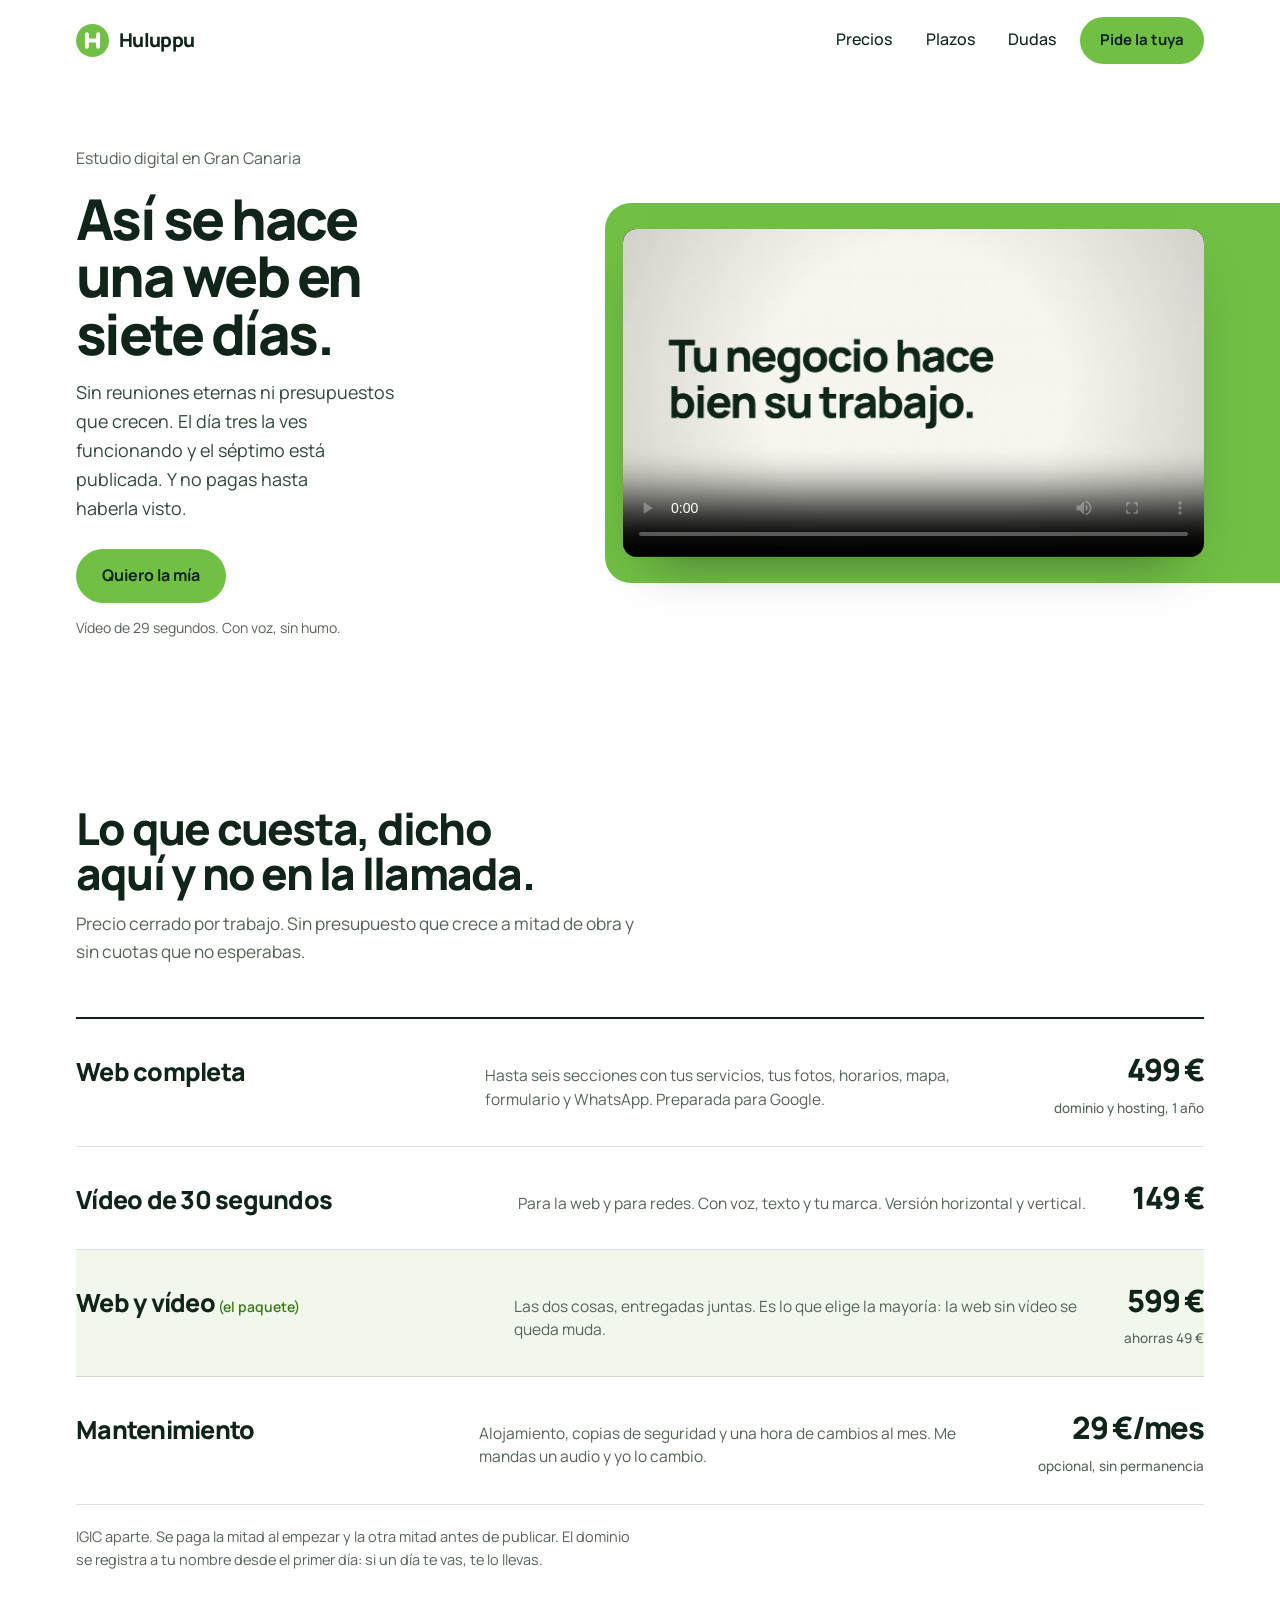
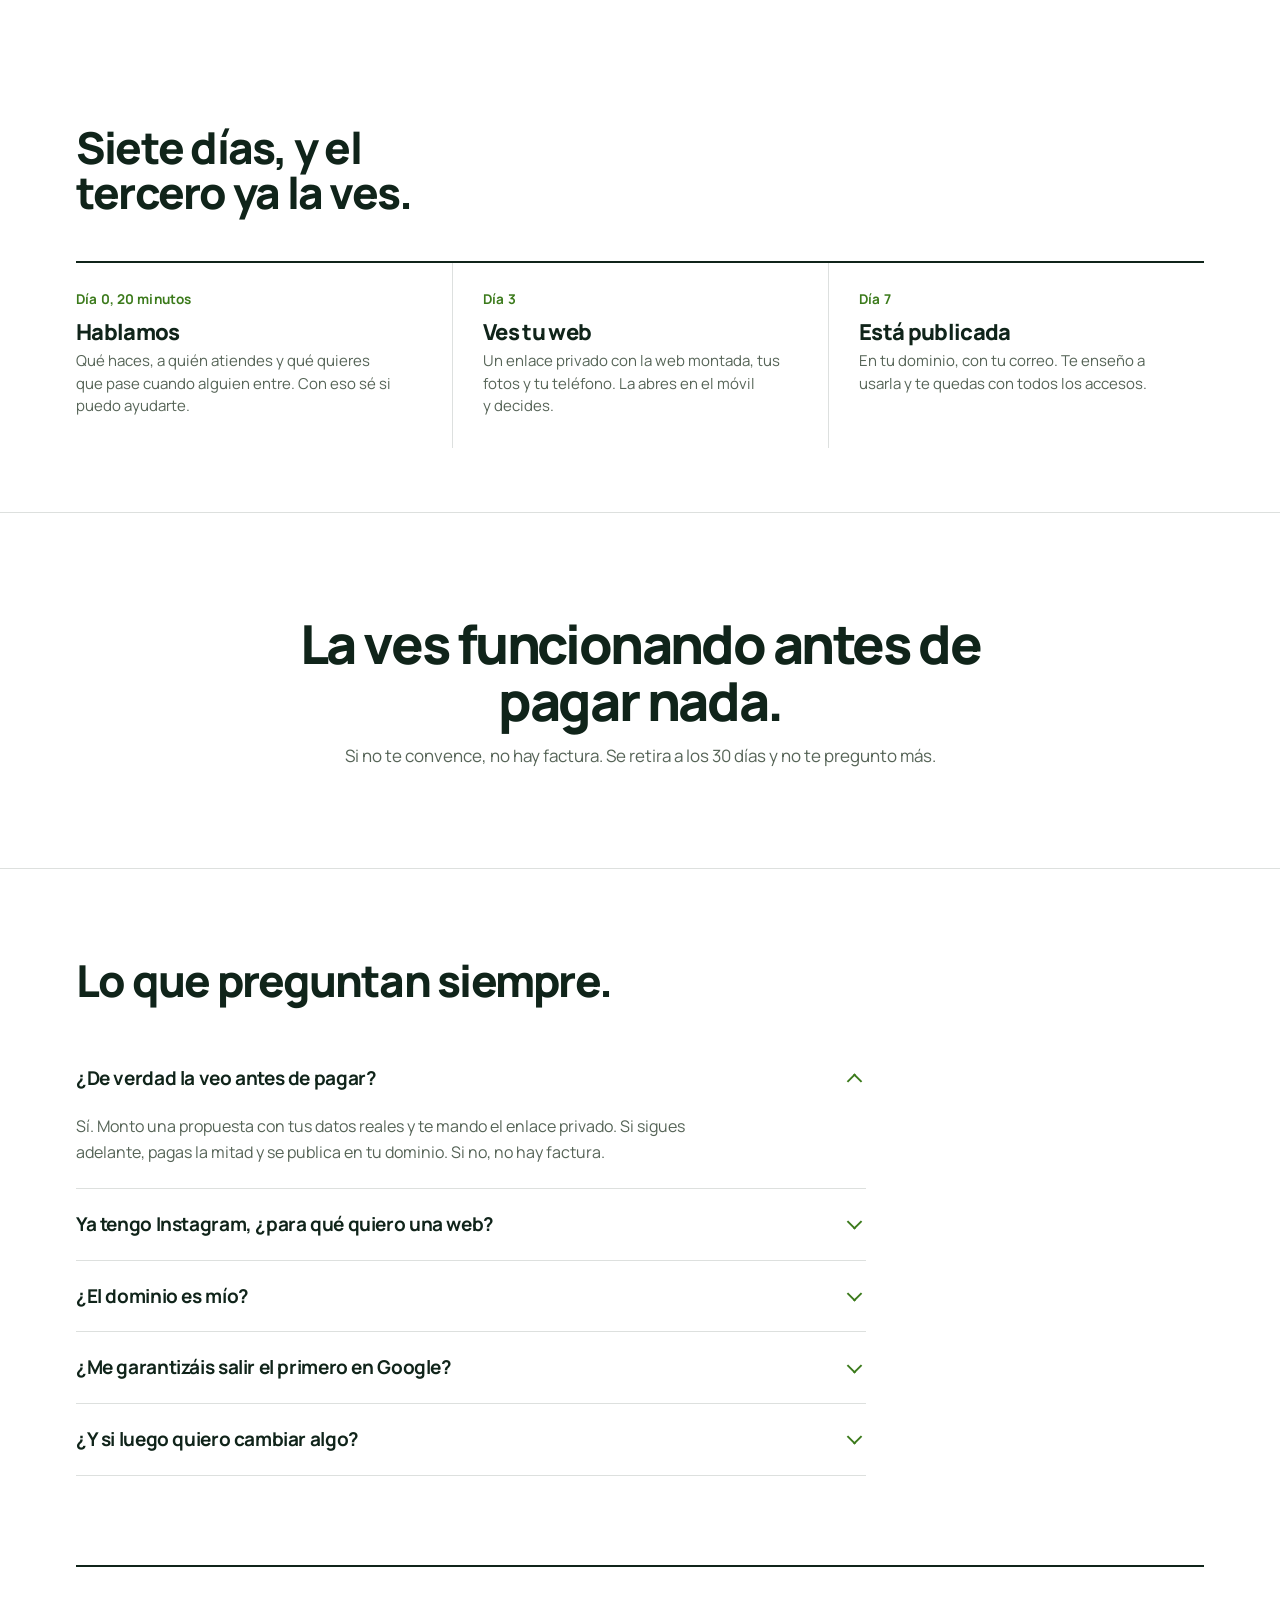
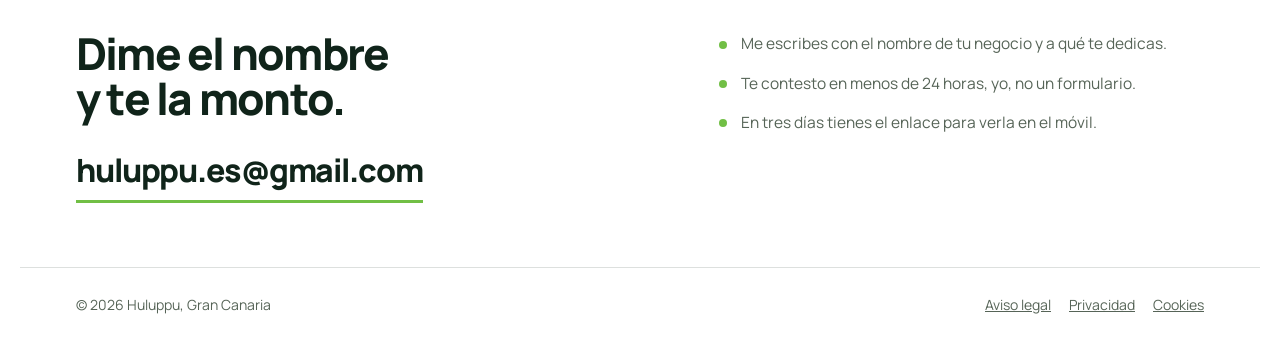
<file: index.html>
<!DOCTYPE html>
<html lang="es">
<head>
<meta charset="UTF-8">
<meta name="viewport" content="width=device-width, initial-scale=1">
<title>Huluppu. Webs y vídeo para negocios de Canarias</title>
<meta name="description" content="Escribe el nombre de tu negocio y mira cómo quedaría su web. Estudio digital en Gran Canaria: web, vídeo y mantenimiento con precio cerrado.">
<meta name="theme-color" content="#FFFFFF">
<meta property="og:title" content="Huluppu. Mira la web de tu negocio antes de pagarla">
<meta property="og:description" content="Escribe el nombre de tu negocio y lo ves al instante.">
<link rel="icon" href="data:image/svg+xml,%3Csvg xmlns='http://www.w3.org/2000/svg' viewBox='0 0 100 100'%3E%3Ccircle cx='50' cy='50' r='50' fill='%2371BF45'/%3E%3Cg fill='%23fff'%3E%3Crect x='27' y='25' width='12' height='50' rx='6'/%3E%3Crect x='61' y='25' width='12' height='50' rx='6'/%3E%3Crect x='33.5' y='44' width='33' height='12' rx='6'/%3E%3C/g%3E%3C/svg%3E">
<link rel="stylesheet" href="assets/fonts.css">
<link rel="preload" href="assets/fonts/manrope-latin.woff2" as="font" type="font/woff2" crossorigin>
<link rel="canonical" href="https://huluppu.es/">
<meta property="og:type" content="website">
<meta property="og:url" content="https://huluppu.es/">
<meta property="og:site_name" content="Huluppu">
<meta property="og:locale" content="es_ES">
<meta property="og:image" content="https://huluppu.es/assets/og-huluppu.png">
<meta property="og:image:width" content="1200">
<meta property="og:image:height" content="630">
<meta property="og:image:alt" content="Huluppu. Webs y vídeo con precio cerrado.">
<meta name="twitter:card" content="summary_large_image">
<style>
:root{
  --verde:#71BF45;
  --verde-osc:#3B7A1B;
  --tinta:#10241A;
  --gris:#566457;
  --papel:#FFFFFF;
  --hueso:#F1EFE7;
  --linea:rgba(16,36,26,.14);
  --f:"Manrope",system-ui,-apple-system,sans-serif;
  --ease:cubic-bezier(.22,1,.36,1);
  --g:clamp(20px,5vw,56px);
}
*,*::before,*::after{box-sizing:border-box}
html{-webkit-text-size-adjust:100%;overflow-x:clip}
body{margin:0;background:var(--papel);color:var(--tinta);font-family:var(--f);
  font-size:17.5px;line-height:1.62;font-weight:400;-webkit-font-smoothing:antialiased;overflow-x:hidden}
img,svg{display:block;max-width:100%}
a{color:inherit}
button,input{font:inherit;color:inherit}
h1,h2,h3{font-weight:800;letter-spacing:-.042em;line-height:1.02;margin:0;text-wrap:balance}
p{margin:0;text-wrap:pretty}
::selection{background:var(--verde);color:var(--tinta)}
:focus-visible{outline:2px solid var(--verde-osc);outline-offset:3px;border-radius:3px}
.wrap{max-width:1240px;margin-inline:auto;padding-inline:var(--g)}
.sr{position:absolute;width:1px;height:1px;overflow:hidden;clip:rect(0 0 0 0);white-space:nowrap}

/* ---------- nav ---------- */
.nav{position:sticky;top:0;z-index:60;display:flex;align-items:center;gap:24px;height:82px;
  background:rgba(255,255,255,.94);backdrop-filter:blur(10px);border-bottom:1px solid transparent;transition:border-color .3s}
.nav.fijo{border-bottom-color:var(--linea)}
.marca{display:flex;align-items:center;gap:10px;text-decoration:none;flex-shrink:0}
.marca svg{width:33px;height:33px}
.marca b{font-size:19px;font-weight:800;letter-spacing:-.035em}
.nav nav{margin-left:auto;display:flex;gap:clamp(16px,2.6vw,34px);font-size:16px;font-weight:500}
.nav nav a{text-decoration:none;padding:6px 0;border-bottom:2px solid transparent}
.nav nav a:hover{border-bottom-color:var(--verde)}
.cta{display:inline-flex;align-items:center;gap:10px;background:var(--verde);color:var(--tinta);
  font-weight:700;font-size:16px;padding:14px 26px;border:0;border-radius:999px;text-decoration:none;cursor:pointer;
  transition:background .2s,transform .2s var(--ease)}
.cta:hover{background:#65B03C;transform:translateY(-1px)}
.nav .cta{padding:11px 20px;font-size:15px}
.solo-movil{display:none}

/* ---------- hero ---------- */
.hero{position:relative;display:grid;grid-template-columns:minmax(0,.92fr) minmax(0,1.08fr);align-items:center;gap:clamp(30px,4vw,64px);
  padding-block:clamp(34px,5vw,68px) clamp(40px,6vw,80px)}
.hero-txt{max-width:30ch}
.quien{font-size:16px;color:var(--gris);margin-bottom:18px}
h1{font-size:clamp(33px,4.4vw,58px);letter-spacing:-.045em;margin-bottom:16px}
.hero-sub{font-size:clamp(16.5px,1.4vw,18.5px);color:#33473B;max-width:42ch}

/* campo de nombre */
.campo{margin-top:30px;max-width:430px}
.campo label{display:block;font-size:15px;font-weight:600;margin-bottom:8px}
.fila{display:flex;gap:10px}
.fila input{flex:1;min-width:0;background:var(--hueso);border:2px solid transparent;border-radius:12px;
  padding:15px 16px;font-size:16.5px;font-weight:600;letter-spacing:-.01em;transition:border-color .2s,background .2s}
.fila input::placeholder{color:#8A968C;font-weight:400}
.fila input:focus{outline:0;border-color:var(--verde);background:#fff}
.fila .cta{padding:15px 22px;white-space:nowrap}
.micro{font-size:14px;color:var(--gris);margin-top:10px}

/* escenario verde */
.escena{position:relative;isolation:isolate}
.escena::before{content:"";position:absolute;inset:-26px -18vw -26px -18px;background:var(--verde);border-radius:26px;z-index:-1;
  animation:tinta .9s var(--ease) both}
@keyframes tinta{from{clip-path:circle(0% at 62% 55%)}to{clip-path:circle(150% at 62% 55%)}}
.sectores{display:flex;flex-wrap:wrap;gap:8px;margin-bottom:14px}
.sectores button{background:rgba(16,36,26,.09);border:0;border-radius:999px;padding:7px 15px;font-size:14.5px;
  font-weight:600;cursor:pointer;transition:background .2s}
.sectores button[aria-pressed="true"]{background:var(--tinta);color:#fff}
.sectores button:hover:not([aria-pressed="true"]){background:rgba(16,36,26,.16)}

/* la web de muestra */
.video-caja{position:relative;border-radius:14px;overflow:hidden;box-shadow:0 26px 50px -28px rgba(16,36,26,.55);background:#0E1F16}
.video-caja video{width:100%;display:block;aspect-ratio:16/9;background:#0E1F16}
.muestra{background:#fff;border-radius:14px;box-shadow:0 26px 50px -28px rgba(16,36,26,.55);overflow:hidden}
.barra{display:flex;align-items:center;gap:7px;padding:9px 12px;border-bottom:1px solid #ECEDE8;background:#FAFAF7}
.barra i{width:8px;height:8px;border-radius:50%;background:#D8DAD2}
.barra span{margin-left:7px;font-size:12.5px;color:#8A968C;overflow:hidden;text-overflow:ellipsis;white-space:nowrap}
.sitio{padding:0 0 4px}
.sitio-cab{display:flex;align-items:center;justify-content:space-between;gap:14px;padding:15px 20px;border-bottom:1px solid #F0F1EC}
.sitio-cab b{font-size:14.5px;font-weight:800;letter-spacing:-.02em;color:#16281C;overflow:hidden;text-overflow:ellipsis;white-space:nowrap;max-width:58%}
.sitio-cab nav{display:flex;gap:13px;font-size:11.5px;color:#8A968C}
.sitio-cuerpo{padding:24px 20px 22px}
.sitio-cuerpo h3{font-size:clamp(19px,2.1vw,26px);line-height:1.1;letter-spacing:-.035em;color:#16281C;max-width:19ch}
.sitio-cuerpo p{font-size:12.5px;color:#6C7A6F;margin-top:9px;max-width:34ch}
.sitio-btn{display:inline-block;margin-top:16px;background:var(--verde);color:var(--tinta);font-size:12.5px;font-weight:700;
  padding:9px 17px;border-radius:999px}
.sitio-lista{display:flex;flex-wrap:wrap;gap:6px 20px;margin-top:18px;padding-top:15px;border-top:1px solid #F0F1EC}
.sitio-lista span{font-size:11.5px;color:#6C7A6F}
.sitio-lista span+span{border-left:1px solid #E2E5DD;padding-left:18px}

/* foto del ejemplo */
.foto{overflow:hidden;background:#EDEFE9}
.foto img{width:100%;aspect-ratio:21/9;object-fit:cover;display:block;transition:opacity .24s ease}
.foto.cambiando img{opacity:0}
.listo[hidden]{display:none}
.listo{margin-top:12px;font-size:14.5px;color:var(--tinta);font-weight:600;display:flex;gap:8px;align-items:center;max-width:52ch}
.listo::before{content:"✓";font-size:15px;line-height:1;flex-shrink:0}

/* ---------- secciones ---------- */
section{position:relative}
.titulo{max-width:56ch}
h2{font-size:clamp(28px,3.6vw,44px);letter-spacing:-.04em}
.intro{color:var(--gris);font-size:clamp(16px,1.35vw,18px);margin-top:14px;max-width:52ch}

/* tarifa */
.tarifa{margin-top:clamp(34px,4vw,52px);border-top:2px solid var(--tinta)}
.fila-t{display:grid;grid-template-columns:minmax(0,1.05fr) minmax(0,1.5fr) auto;gap:clamp(16px,3vw,40px);
  align-items:baseline;padding:26px 0;border-bottom:1px solid var(--linea)}
.fila-t h3{font-size:clamp(19px,2vw,25px);font-weight:800;letter-spacing:-.03em}
.fila-t p{font-size:15.5px;color:var(--gris);line-height:1.5}
.fila-t .precio{font-size:clamp(23px,2.4vw,31px);font-weight:800;letter-spacing:-.04em;white-space:nowrap;text-align:right}
.fila-t .precio small{display:block;font-size:13.5px;font-weight:500;color:var(--gris);letter-spacing:0;margin-top:3px}
.fila-t.destacada{background:#F1F7EB}
.fila-t.destacada h3::after{content:" (el paquete)";font-size:14px;font-weight:600;color:var(--verde-osc);letter-spacing:0}
.nota{margin-top:20px;font-size:14.5px;color:var(--gris);max-width:62ch}

/* plazo */
.plazo{margin-top:clamp(30px,4vw,46px);display:grid;grid-template-columns:repeat(3,1fr);gap:0;
  border-top:2px solid var(--tinta)}
.dia{padding:26px clamp(14px,2.4vw,30px) 30px 0;position:relative}
.dia+.dia{padding-left:clamp(14px,2.4vw,30px);border-left:1px solid var(--linea)}
.dia b{display:block;font-size:13.5px;font-weight:700;color:var(--verde-osc);margin-bottom:10px;letter-spacing:.01em}
.dia h3{font-size:clamp(18px,1.9vw,22px);font-weight:800;letter-spacing:-.03em;margin-bottom:7px}
.dia p{font-size:15px;color:var(--gris);line-height:1.5}

/* frase */
.frase{padding-block:clamp(58px,8vw,110px);border-top:1px solid var(--linea);border-bottom:1px solid var(--linea);text-align:center}
.frase p{font-size:clamp(26px,4.2vw,54px);font-weight:800;letter-spacing:-.045em;line-height:1.06;max-width:19ch;margin-inline:auto}
.frase span{display:block;margin-top:18px;font-size:clamp(15px,1.4vw,17px);font-weight:400;color:var(--gris);letter-spacing:0}
.frase em{font-style:normal}

/* dudas */
.dudas{margin-top:clamp(28px,3.4vw,40px);max-width:790px}
details{border-bottom:1px solid var(--linea)}
summary{cursor:pointer;list-style:none;padding:20px 34px 20px 0;position:relative;
  font-size:clamp(16.5px,1.6vw,19px);font-weight:700;letter-spacing:-.02em}
summary::-webkit-details-marker{display:none}
summary::after{content:"";position:absolute;right:6px;top:50%;width:11px;height:11px;
  border-right:2px solid var(--verde-osc);border-bottom:2px solid var(--verde-osc);
  transform:translateY(-70%) rotate(45deg);transition:transform .25s var(--ease)}
details[open] summary::after{transform:translateY(-30%) rotate(-135deg)}
details p{padding:0 0 22px;font-size:16px;color:var(--gris);max-width:66ch}

/* contacto */
.contacto{display:grid;grid-template-columns:minmax(0,1.1fr) minmax(0,.9fr);gap:clamp(28px,4vw,64px);
  align-items:start;border-top:2px solid var(--tinta);padding-block:clamp(40px,5vw,64px)}
.contacto h2{max-width:16ch}
.mail{display:inline-block;margin-top:24px;font-size:clamp(19px,2.6vw,32px);font-weight:800;letter-spacing:-.035em;
  text-decoration:none;border-bottom:3px solid var(--verde);padding-bottom:3px;word-break:break-word}
.mail:hover{border-bottom-color:var(--tinta)}
.pasos{display:flex;flex-direction:column;gap:14px;font-size:15.5px;color:var(--gris)}
.pasos div{padding-left:22px;position:relative}
.pasos div::before{content:"";position:absolute;left:0;top:.62em;width:8px;height:8px;border-radius:50%;background:var(--verde)}

/* pie */
.pie{border-top:1px solid var(--linea);padding-block:26px 40px;display:flex;flex-wrap:wrap;gap:14px 28px;
  justify-content:space-between;align-items:center;font-size:14px;color:var(--gris)}
.pie nav{display:flex;flex-wrap:wrap;gap:18px}
.pie a:hover{color:var(--tinta)}

@media(max-width:900px){
  .nav{gap:12px}
  .marca b{display:none}
  .nav nav{display:flex;font-size:14.5px;gap:15px;margin-left:auto}
  .nav nav a{padding:4px 0}
  .nav .cta:not(.solo-movil){display:none}
  .solo-movil{display:inline-flex}
  .nav .cta{padding:10px 16px;font-size:14.5px}
  .hero{grid-template-columns:1fr;gap:30px}
  .hero-txt{max-width:none}
  .escena::before{inset:-18px calc(var(--g) * -1) -18px calc(var(--g) * -1);border-radius:20px}
  .sectores{margin-top:4px}
  .fila-t{grid-template-columns:1fr auto;gap:6px 14px;padding:20px 0}
  .fila-t h3{grid-column:1}
  .fila-t .precio{grid-column:2;grid-row:1}
  .fila-t p{grid-column:1/-1}
  .plazo{grid-template-columns:1fr;border-top:2px solid var(--tinta)}
  .dia{padding:20px 0 22px}
  .dia+.dia{padding-left:0;border-left:0;border-top:1px solid var(--linea)}
  .contacto{grid-template-columns:1fr;gap:28px}
  .frase p{max-width:16ch}
}
@media(prefers-reduced-motion:reduce){
  .escena::before{animation:none;clip-path:none}
  .cta:hover{transform:none}
  summary::after{transition:none}
}
</style>
</head>
<body>

<header class="nav wrap fijo" id="nav">
  <a class="marca" href="#arriba" aria-label="Huluppu, inicio">
    <svg viewBox="0 0 100 100" aria-hidden="true"><circle cx="50" cy="50" r="50" fill="#71BF45"/>
      <g fill="#fff"><rect x="27" y="25" width="12" height="50" rx="6"/><rect x="61" y="25" width="12" height="50" rx="6"/>
      <rect x="33.5" y="44" width="33" height="12" rx="6"/></g></svg>
    <b>Huluppu</b>
  </a>
  <nav aria-label="Principal">
    <a href="#tarifa">Precios</a>
    <a href="#plazos">Plazos</a>
    <a href="#dudas">Dudas</a>
  </nav>
  <a class="cta" href="#contacto">Pide la tuya</a>
  <a class="cta solo-movil" href="#contacto">Pídela</a>
</header>

<main id="arriba">
<section class="hero wrap">
  <div class="hero-txt">
    <p class="quien">Estudio digital en Gran Canaria</p>
    <h1>Así se hace una web en siete días.</h1>
    <p class="hero-sub">Sin reuniones eternas ni presupuestos que crecen. El día tres la ves funcionando y el séptimo está publicada. Y no pagas hasta haberla visto.</p>
    <p style="margin-top:26px"><a class="cta" href="#contacto">Quiero la mía</a></p>
    <p class="micro" style="margin-top:14px">Vídeo de 29 segundos. Con voz, sin humo.</p>
  </div>

  <div class="escena">
    <div class="video-caja">
      <video id="video" poster="[data-uri]" preload="metadata" playsinline controls src="huluppu-proceso.mp4"></video>
    </div>
    
  </div>
</section>

<section class="wrap" id="tarifa" style="padding-block:clamp(52px,7vw,96px)">
  <div class="titulo">
    <h2>Lo que cuesta, dicho aquí y no en la llamada.</h2>
    <p class="intro">Precio cerrado por trabajo. Sin presupuesto que crece a mitad de obra y sin cuotas que no esperabas.</p>
  </div>

  <div class="tarifa">
    <div class="fila-t">
      <h3>Web completa</h3>
      <p>Hasta seis secciones con tus servicios, tus fotos, horarios, mapa, formulario y WhatsApp. Preparada para Google.</p>
      <div class="precio">499 €<small>dominio y hosting, 1 año</small></div>
    </div>
    <div class="fila-t">
      <h3>Vídeo de 30 segundos</h3>
      <p>Para la web y para redes. Con voz, texto y tu marca. Versión horizontal y vertical.</p>
      <div class="precio">149 €</div>
    </div>
    <div class="fila-t destacada">
      <h3>Web y vídeo</h3>
      <p>Las dos cosas, entregadas juntas. Es lo que elige la mayoría: la web sin vídeo se queda muda.</p>
      <div class="precio">599 €<small>ahorras 49 €</small></div>
    </div>
    <div class="fila-t">
      <h3>Mantenimiento</h3>
      <p>Alojamiento, copias de seguridad y una hora de cambios al mes. Me mandas un audio y yo lo cambio.</p>
      <div class="precio">29 €/mes<small>opcional, sin permanencia</small></div>
    </div>
  </div>
  <p class="nota">IGIC aparte. Se paga la mitad al empezar y la otra mitad antes de publicar. El dominio se registra a tu nombre desde el primer día: si un día te vas, te lo llevas.</p>
</section>

<section class="wrap" id="plazos" style="padding-block:clamp(40px,5vw,64px)">
  <div class="titulo">
    <h2>Siete días, y el tercero ya la ves.</h2>
  </div>
  <div class="plazo">
    <div class="dia">
      <b>Día 0, 20 minutos</b>
      <h3>Hablamos</h3>
      <p>Qué haces, a quién atiendes y qué quieres que pase cuando alguien entre. Con eso sé si puedo ayudarte.</p>
    </div>
    <div class="dia">
      <b>Día 3</b>
      <h3>Ves tu web</h3>
      <p>Un enlace privado con la web montada, tus fotos y tu teléfono. La abres en el móvil y decides.</p>
    </div>
    <div class="dia">
      <b>Día 7</b>
      <h3>Está publicada</h3>
      <p>En tu dominio, con tu correo. Te enseño a usarla y te quedas con todos los accesos.</p>
    </div>
  </div>
</section>

<section class="frase">
  <div class="wrap">
    <p>La ves funcionando antes de pagar nada.
      <span>Si no te convence, no hay factura. Se retira a los 30 días y no te pregunto más.</span>
    </p>
  </div>
</section>

<section class="wrap" id="dudas" style="padding-block:clamp(52px,7vw,96px)">
  <div class="titulo">
    <h2>Lo que preguntan siempre.</h2>
  </div>
  <div class="dudas">
    <details open>
      <summary>¿De verdad la veo antes de pagar?</summary>
      <p>Sí. Monto una propuesta con tus datos reales y te mando el enlace privado. Si sigues adelante, pagas la mitad y se publica en tu dominio. Si no, no hay factura.</p>
    </details>
    <details>
      <summary>Ya tengo Instagram, ¿para qué quiero una web?</summary>
      <p>Instagram no sale cuando alguien busca «reformas en Las Palmas» en Google, y no puedes cerrar un presupuesto ahí. La web no compite con tu Instagram: lo aterriza.</p>
    </details>
    <details>
      <summary>¿El dominio es mío?</summary>
      <p>Sí. Se registra a tu nombre el primer día. Si te vas, te lo llevas con la web.</p>
    </details>
    <details>
      <summary>¿Me garantizáis salir el primero en Google?</summary>
      <p>No, y desconfía de quien lo prometa. Lo que hago es que Google entienda tu web: velocidad, títulos, textos y ficha de Google bien puesta. Lo demás depende de la competencia y del tiempo.</p>
    </details>
    <details>
      <summary>¿Y si luego quiero cambiar algo?</summary>
      <p>Con el mantenimiento me mandas un audio y lo cambio yo, hasta una hora al mes. Sin mantenimiento, cada cambio se presupuesta aparte.</p>
    </details>
  </div>
</section>

<section class="wrap" id="contacto">
  <div class="contacto">
    <div>
      <h2>Dime el nombre y te la monto.</h2>
      <a class="mail" id="mail" href="mailto:huluppu.es@gmail.com">huluppu.es@gmail.com</a>
    </div>
    <div class="pasos">
      <div>Me escribes con el nombre de tu negocio y a qué te dedicas.</div>
      <div>Te contesto en menos de 24 horas, yo, no un formulario.</div>
      <div>En tres días tienes el enlace para verla en el móvil.</div>
    </div>
  </div>
</section>
</main>

<footer class="pie wrap">
  <span>© <span id="anio">2026</span> Huluppu, Gran Canaria</span>
  <nav aria-label="Legal">
    <a href="legal.html#aviso">Aviso legal</a>
    <a href="legal.html#privacidad">Privacidad</a>
    <a href="legal.html#cookies">Cookies</a>
  </nav>
</footer>

<script>
(function(){
  "use strict";
  window.addEventListener('scroll', function(){
    document.getElementById('nav').classList.toggle('fijo', window.scrollY > 120);
  }, {passive:true});
  document.getElementById('mail').addEventListener('click', function(ev){
    ev.preventDefault();
    var dir = ['huluppu','es'].join('.') + '@' + 'gmail.com';
    var cuerpo = "Negocio: \nA qué me dedico: \nWeb actual (si hay): \n";
    window.location.href = 'mailto:' + dir + '?subject=' + encodeURIComponent('Quiero ver la web de mi negocio') + '&body=' + encodeURIComponent(cuerpo);
  });
  document.getElementById('anio').textContent = new Date().getFullYear();
})();
</script>
</body>
</html>
</file>
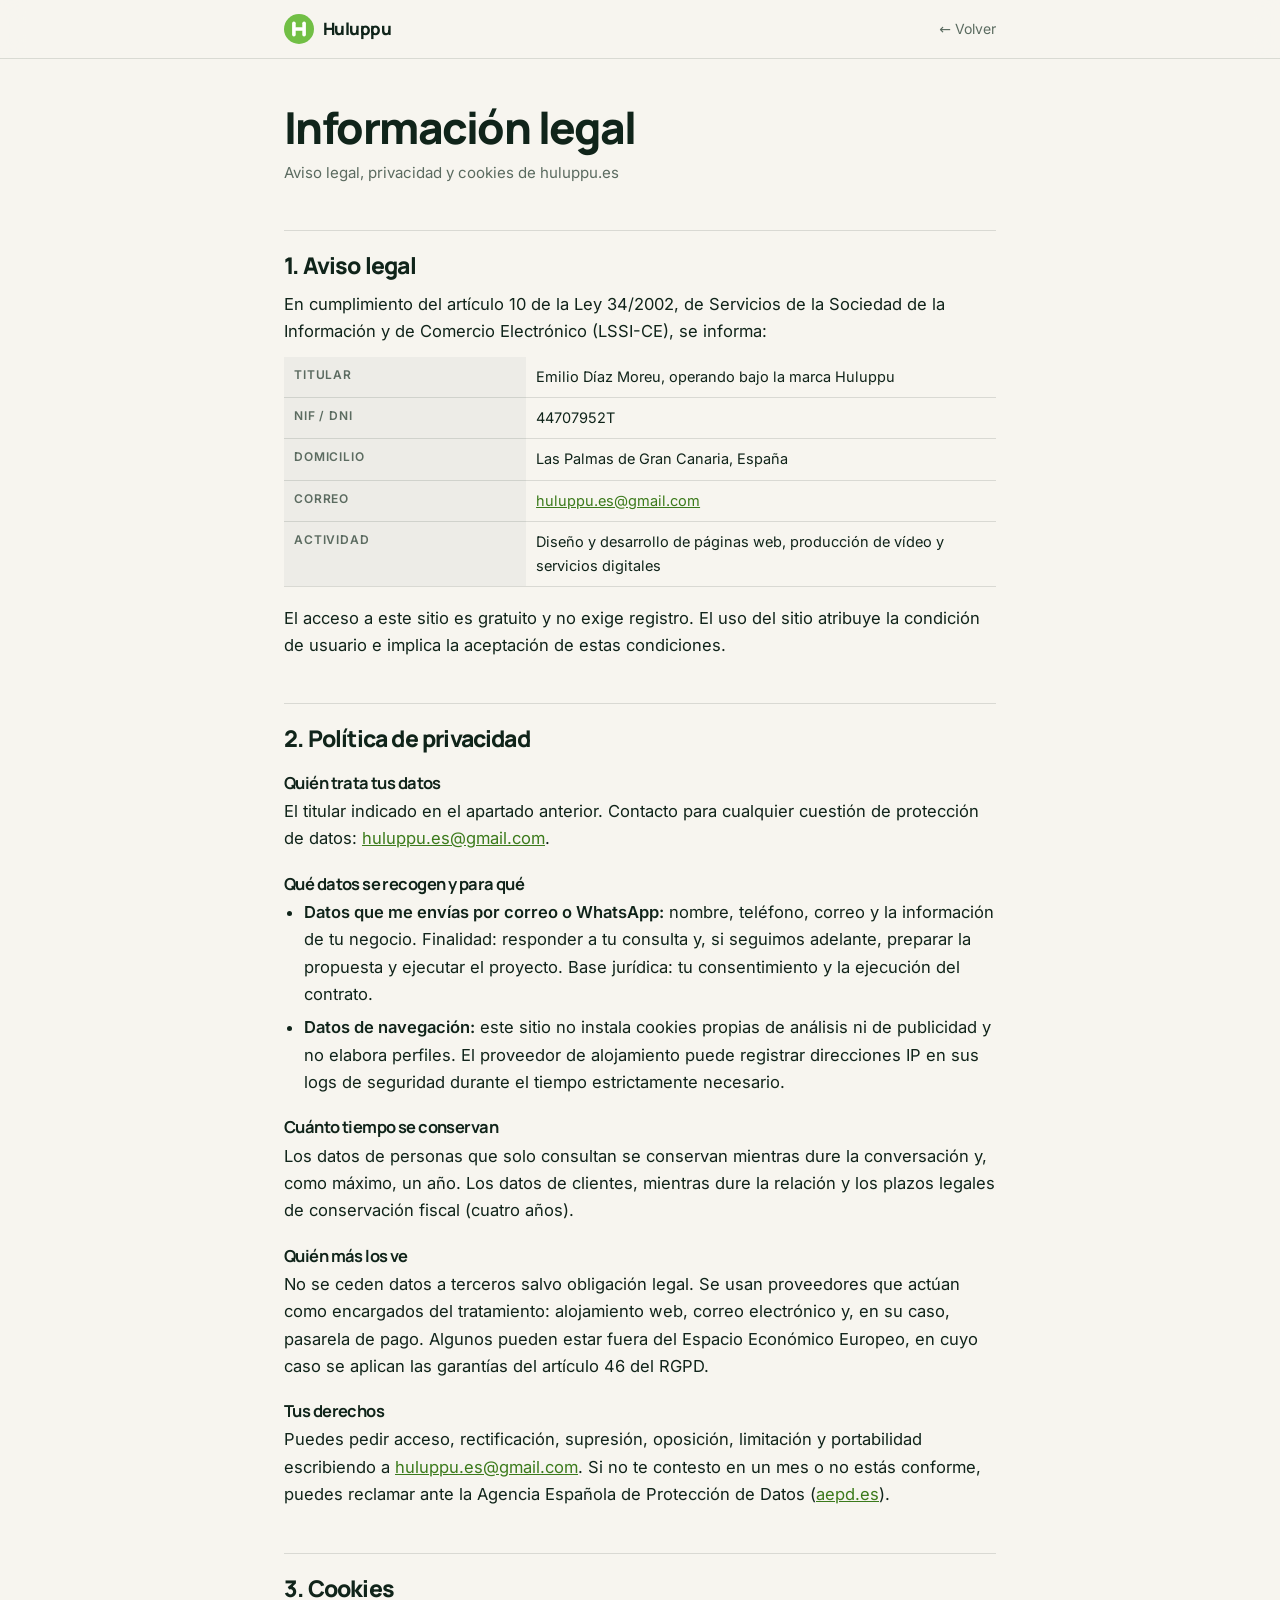
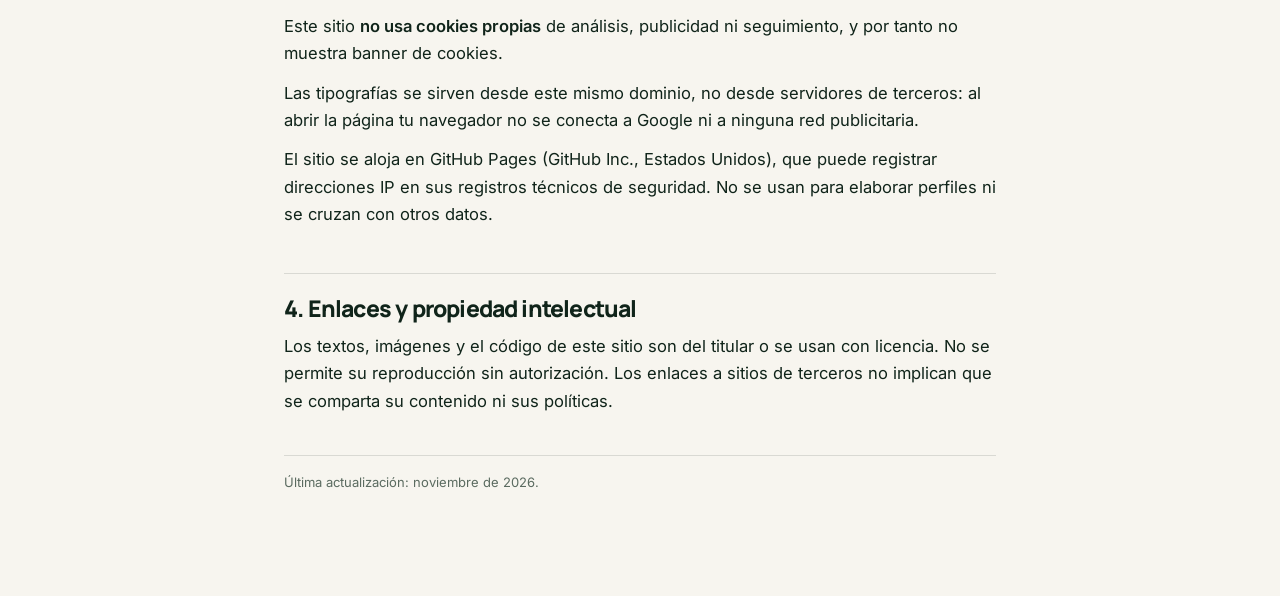
<file: legal.html>
<!DOCTYPE html>
<html lang="es">
<head>
<meta charset="UTF-8">
<meta name="viewport" content="width=device-width, initial-scale=1">
<title>Información legal · Huluppu</title>
<meta name="robots" content="noindex">
<link rel="icon" href="data:image/svg+xml,%3Csvg xmlns='http://www.w3.org/2000/svg' viewBox='0 0 100 100'%3E%3Ccircle cx='50' cy='50' r='50' fill='%2371BF45'/%3E%3Cg fill='%23fff'%3E%3Crect x='27' y='25' width='12' height='50' rx='6'/%3E%3Crect x='61' y='25' width='12' height='50' rx='6'/%3E%3Crect x='33.5' y='44' width='33' height='12' rx='6'/%3E%3C/g%3E%3C/svg%3E">
<link rel="stylesheet" href="assets/fonts.css">
<style>
:root{--verde:#71BF45;--verde-osc:#3B7A1B;--tinta:#10241A;--crema:#F7F5EF;--gris:#5B6B60;--linea:rgba(16,36,26,.13)}
*{box-sizing:border-box}
body{margin:0;background:var(--crema);color:var(--tinta);font-family:"Inter",system-ui,sans-serif;font-size:16.5px;line-height:1.66;-webkit-font-smoothing:antialiased}
h1,h2,h3{font-family:"Manrope",system-ui,sans-serif;letter-spacing:-.035em;line-height:1.1;margin:0}
.wrap{max-width:760px;margin:0 auto;padding:0 24px 90px}
header.top{position:sticky;top:0;background:rgba(247,245,239,.9);backdrop-filter:blur(12px);border-bottom:1px solid var(--linea);margin-bottom:44px}
.top-in{max-width:760px;margin:0 auto;padding:14px 24px;display:flex;align-items:center;justify-content:space-between;gap:16px}
.brand{display:flex;align-items:center;gap:9px;text-decoration:none;color:inherit}
.brand svg{width:30px;height:30px}
.brand span{font-family:"Manrope",sans-serif;font-weight:800;font-size:17px;letter-spacing:-.03em}
.back{font-size:14px;color:var(--gris);text-decoration:none}
.back:hover{color:var(--tinta)}
h1{font-size:clamp(30px,4.6vw,44px);font-weight:800;margin-bottom:10px}
.sub{color:var(--gris);margin:0 0 36px;font-size:15px}
h2{font-size:23px;font-weight:800;margin:44px 0 12px;padding-top:22px;border-top:1px solid var(--linea)}
h3{font-size:16.5px;font-weight:700;margin:22px 0 6px}
p,ul{margin:0 0 12px}
ul{padding-left:20px}
li{margin-bottom:6px}
a{color:var(--verde-osc)}
table{width:100%;border-collapse:collapse;font-size:14.5px;margin:12px 0 18px;table-layout:fixed}
th,td{text-align:left;padding:8px 10px;border-bottom:1px solid var(--linea);vertical-align:top}
th{font-size:12px;letter-spacing:.07em;text-transform:uppercase;color:var(--gris);font-weight:600;background:rgba(16,36,26,.04)}
.todo{background:#FFF4E5;border:1px solid #F0C88A;border-radius:10px;padding:14px 16px;font-size:14.5px;margin:18px 0}
.todo b{color:#8A5200}
.updated{font-size:13px;color:var(--gris);margin-top:40px;padding-top:16px;border-top:1px solid var(--linea)}
</style>
</head>
<body>
<header class="top">
  <div class="top-in">
    <a class="brand" href="index.html">
      <svg viewBox="0 0 100 100" aria-hidden="true"><circle cx="50" cy="50" r="50" fill="#71BF45"/>
        <g fill="#fff"><rect x="27" y="25" width="12" height="50" rx="6"/><rect x="61" y="25" width="12" height="50" rx="6"/>
        <rect x="33.5" y="44" width="33" height="12" rx="6"/></g></svg>
      <span>Huluppu</span>
    </a>
    <a class="back" href="index.html">← Volver</a>
  </div>
</header>

<div class="wrap">
  <h1>Información legal</h1>
  <p class="sub">Aviso legal, privacidad y cookies de huluppu.es</p>

  <h2 id="aviso">1. Aviso legal</h2>
  <p>En cumplimiento del artículo 10 de la Ley 34/2002, de Servicios de la Sociedad de la Información y de Comercio Electrónico (LSSI-CE), se informa:</p>
  <table>
    <tr><th style="width:34%">Titular</th><td>Emilio Díaz Moreu, operando bajo la marca Huluppu</td></tr>
    <tr><th>NIF / DNI</th><td>44707952T</td></tr>
    <tr><th>Domicilio</th><td>Las Palmas de Gran Canaria, España</td></tr>
    <tr><th>Correo</th><td><a href="mailto:huluppu.es@gmail.com">huluppu.es@gmail.com</a></td></tr>
    <tr><th>Actividad</th><td>Diseño y desarrollo de páginas web, producción de vídeo y servicios digitales</td></tr>
  </table>
  <p>El acceso a este sitio es gratuito y no exige registro. El uso del sitio atribuye la condición de usuario e implica la aceptación de estas condiciones.</p>

  <h2 id="privacidad">2. Política de privacidad</h2>
  <h3>Quién trata tus datos</h3>
  <p>El titular indicado en el apartado anterior. Contacto para cualquier cuestión de protección de datos: <a href="mailto:huluppu.es@gmail.com">huluppu.es@gmail.com</a>.</p>

  <h3>Qué datos se recogen y para qué</h3>
  <ul>
    <li><b>Datos que me envías por correo o WhatsApp:</b> nombre, teléfono, correo y la información de tu negocio. Finalidad: responder a tu consulta y, si seguimos adelante, preparar la propuesta y ejecutar el proyecto. Base jurídica: tu consentimiento y la ejecución del contrato.</li>
    <li><b>Datos de navegación:</b> este sitio no instala cookies propias de análisis ni de publicidad y no elabora perfiles. El proveedor de alojamiento puede registrar direcciones IP en sus logs de seguridad durante el tiempo estrictamente necesario.</li>
  </ul>

  <h3>Cuánto tiempo se conservan</h3>
  <p>Los datos de personas que solo consultan se conservan mientras dure la conversación y, como máximo, un año. Los datos de clientes, mientras dure la relación y los plazos legales de conservación fiscal (cuatro años).</p>

  <h3>Quién más los ve</h3>
  <p>No se ceden datos a terceros salvo obligación legal. Se usan proveedores que actúan como encargados del tratamiento: alojamiento web, correo electrónico y, en su caso, pasarela de pago. Algunos pueden estar fuera del Espacio Económico Europeo, en cuyo caso se aplican las garantías del artículo 46 del RGPD.</p>

  <h3>Tus derechos</h3>
  <p>Puedes pedir acceso, rectificación, supresión, oposición, limitación y portabilidad escribiendo a <a href="mailto:huluppu.es@gmail.com">huluppu.es@gmail.com</a>. Si no te contesto en un mes o no estás conforme, puedes reclamar ante la Agencia Española de Protección de Datos (<a href="https://www.aepd.es" rel="noopener">aepd.es</a>).</p>

  <h2 id="cookies">3. Cookies</h2>
  <p>Este sitio <b>no usa cookies propias</b> de análisis, publicidad ni seguimiento, y por tanto no muestra banner de cookies.</p>
  <p>Las tipografías se sirven desde este mismo dominio, no desde servidores de terceros: al abrir la página tu navegador no se conecta a Google ni a ninguna red publicitaria.</p>
  <p>El sitio se aloja en GitHub Pages (GitHub Inc., Estados Unidos), que puede registrar direcciones IP en sus registros técnicos de seguridad. No se usan para elaborar perfiles ni se cruzan con otros datos.</p>

  <h2 id="enlaces">4. Enlaces y propiedad intelectual</h2>
  <p>Los textos, imágenes y el código de este sitio son del titular o se usan con licencia. No se permite su reproducción sin autorización. Los enlaces a sitios de terceros no implican que se comparta su contenido ni sus políticas.</p>

  <p class="updated">Última actualización: noviembre de 2026.</p>
</div>
</body>
</html>
</file>
<file: assets/fonts.css>
/* Tipografías locales. Manrope e Inter, licencia OFL. Sin CDN de terceros. */
@font-face{font-family:'Manrope';font-style:normal;font-weight:400 800;font-display:swap;src:url(fonts/manrope-latin-ext.woff2) format('woff2');unicode-range:U+0100-02BA, U+02BD-02C5, U+02C7-02CC, U+02CE-02D7, U+02DD-02FF, U+0304, U+0308, U+0329, U+1D00-1DBF, U+1E00-1E9F, U+1EF2-1EFF, U+2020, U+20A0-20AB, U+20AD-20C4, U+2113, U+2C60-2C7F, U+A720-A7FF;}
@font-face{font-family:'Manrope';font-style:normal;font-weight:400 800;font-display:swap;src:url(fonts/manrope-latin.woff2) format('woff2');unicode-range:U+0000-00FF, U+0131, U+0152-0153, U+02BB-02BC, U+02C6, U+02DA, U+02DC, U+0304, U+0308, U+0329, U+2000-206F, U+20AC, U+2122, U+2191, U+2193, U+2212, U+2215, U+FEFF, U+FFFD;}
@font-face{font-family:'Inter';font-style:normal;font-weight:400 600;font-display:swap;src:url(fonts/inter-latin-ext.woff2) format('woff2');unicode-range:U+0100-02BA, U+02BD-02C5, U+02C7-02CC, U+02CE-02D7, U+02DD-02FF, U+0304, U+0308, U+0329, U+1D00-1DBF, U+1E00-1E9F, U+1EF2-1EFF, U+2020, U+20A0-20AB, U+20AD-20C4, U+2113, U+2C60-2C7F, U+A720-A7FF;}
@font-face{font-family:'Inter';font-style:normal;font-weight:400 600;font-display:swap;src:url(fonts/inter-latin.woff2) format('woff2');unicode-range:U+0000-00FF, U+0131, U+0152-0153, U+02BB-02BC, U+02C6, U+02DA, U+02DC, U+0304, U+0308, U+0329, U+2000-206F, U+20AC, U+2122, U+2191, U+2193, U+2212, U+2215, U+FEFF, U+FFFD;}
</file>
